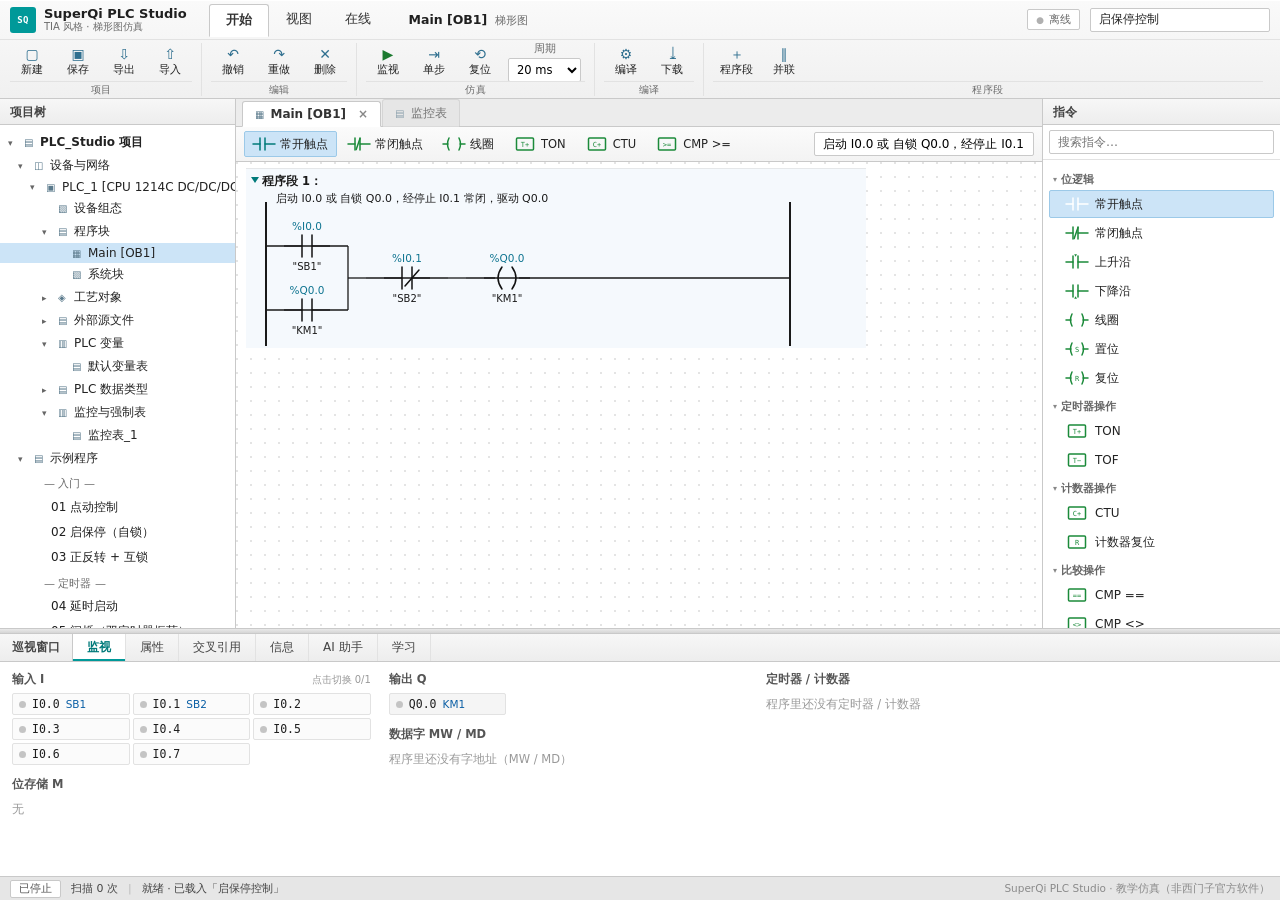
<file: index.html>
<!DOCTYPE html>
<html lang="zh-CN">
<head>
<meta charset="utf-8">
<meta name="viewport" content="width=device-width, initial-scale=1">
<title>SuperQi PLC Studio · 博途风格 PLC 梯形图仿真与学习</title>

<meta name="description" content="SuperQi PLC Studio：在浏览器里运行的西门子 TIA（博途）风格 PLC 梯形图仿真与学习工具。支持拖拽编程、按扫描周期仿真、TON/TOF/CTU、编译检查、交叉引用、教学关卡与 AI 生成梯形图，本地离线可用。">
<meta name="keywords" content="SuperQi,SuperQi PLC,PLC 仿真,梯形图,博途,TIA Portal,西门子,S7-1200,PLC 学习,电气自动化,工控,PLC 编程练习">
<meta name="author" content="SuperQi">
<meta name="robots" content="index,follow">
<meta name="theme-color" content="#009999">
<meta name="application-name" content="SuperQi PLC Studio">

<meta property="og:type" content="website">
<meta property="og:site_name" content="SuperQi PLC Studio">
<meta property="og:title" content="SuperQi PLC Studio · 博途风格 PLC 梯形图仿真与学习">
<meta property="og:description" content="浏览器里的博途风格梯形图编辑器：拖拽编程、扫描仿真、定时器/计数器、编译检查、交叉引用、教学关卡、AI 生成梯形图。">
<meta property="og:image" content="https://xiaoqi1112.github.io/superqi-plc-studio/docs/screenshot.png">
<meta property="og:locale" content="zh_CN">
<meta name="twitter:card" content="summary_large_image">
<meta name="twitter:title" content="SuperQi PLC Studio · 博途风格梯形图仿真">
<meta name="twitter:description" content="浏览器里的博途风格梯形图编辑器与学习工具。">
<meta name="twitter:image" content="https://xiaoqi1112.github.io/superqi-plc-studio/docs/screenshot.png">

<link rel="canonical" href="https://xiaoqi1112.github.io/superqi-plc-studio/">

<link rel="icon" href="assets/favicon.svg" type="image/svg+xml">
<link rel="manifest" href="manifest.webmanifest">
<link rel="stylesheet" href="assets/app.css">
</head>
<body>

<!-- 给搜索引擎看的标题与简介（视觉上隐藏，不影响界面） -->
<div class="seo-only">
  <h1>SuperQi PLC Studio — 博途（TIA Portal）风格 PLC 梯形图仿真与学习工具</h1>
  <p>SuperQi PLC Studio 是一个纯前端、离线可用的 PLC 梯形图练习环境：拖拽放置常开/常闭触点、线圈、置位复位、TON/TOF、CTU 计数器，按真实扫描周期仿真，带编译检查、交叉引用、6 个教学关卡和 AI 生成梯形图。</p>
</div>

<!-- ==================== 功能区（Ribbon） ==================== -->
<header class="ribbon">
  <div class="ribbon-bar">
    <div class="brand">
      <div class="logo">SQ</div>
      <div class="brand-text"><strong>SuperQi PLC Studio</strong><span>TIA 风格 · 梯形图仿真</span></div>
    </div>

    <nav class="ribbon-tabs" id="ribbonTabs">
      <button data-page="home" class="active">开始</button>
      <button data-page="view">视图</button>
      <button data-page="online">在线</button>
    </nav>

    <div class="doc-title"><b>Main [OB1]</b><span id="docSub">梯形图</span></div>

    <div class="ribbon-right">
      <span id="connState" class="conn offline">离线</span>
      <input id="projName" class="proj-name" value="未命名项目" title="项目名称" spellcheck="false">
    </div>
  </div>

  <div class="ribbon-pages">

    <!-- 开始 -->
    <div class="ribbon-page active" id="page-home">
      <div class="rgroup">
        <div class="ritems">
          <button id="btnNew" class="rb"><i>▢</i><span>新建</span></button>
          <button id="btnSave" class="rb"><i>▣</i><span>保存</span></button>
          <button id="btnExport" class="rb"><i>⇩</i><span>导出</span></button>
          <button id="btnImport" class="rb"><i>⇧</i><span>导入</span></button>
        </div>
        <div class="rlabel">项目</div>
      </div>
      <div class="rgroup">
        <div class="ritems">
          <button id="btnUndo" class="rb"><i>↶</i><span>撤销</span></button>
          <button id="btnRedo" class="rb"><i>↷</i><span>重做</span></button>
          <button id="btnDelete" class="rb"><i>✕</i><span>删除</span></button>
        </div>
        <div class="rlabel">编辑</div>
      </div>
      <div class="rgroup">
        <div class="ritems">
          <button id="btnRun" class="rb run"><i>▶</i><span>监视</span></button>
          <button id="btnStep" class="rb"><i>⇥</i><span>单步</span></button>
          <button id="btnReset" class="rb"><i>⟲</i><span>复位</span></button>
          <label class="rb-select">周期
            <select id="scanSel">
              <option value="10">10 ms</option>
              <option value="20" selected>20 ms</option>
              <option value="50">50 ms</option>
              <option value="100">100 ms</option>
            </select>
          </label>
        </div>
        <div class="rlabel">仿真</div>
      </div>
      <div class="rgroup">
        <div class="ritems">
          <button id="btnCompile" class="rb"><i>⚙</i><span>编译</span></button>
          <button id="btnDownload" class="rb" disabled title="本仿真器不连接真实 PLC"><i>⤓</i><span>下载</span></button>
        </div>
        <div class="rlabel">编译</div>
      </div>
      <div class="rgroup grow">
        <div class="ritems">
          <button id="btnAddRung" class="rb"><i>＋</i><span>程序段</span></button>
          <button id="btnParallel" class="rb"><i>∥</i><span>并联</span></button>
        </div>
        <div class="rlabel">程序段</div>
      </div>
    </div>

    <!-- 视图 -->
    <div class="ribbon-page" id="page-view">
      <div class="rgroup">
        <div class="ritems checks">
          <label class="chk"><input type="checkbox" id="chkComments" checked> 显示程序段注释</label>
          <label class="chk"><input type="checkbox" id="chkSymbols" checked> 显示符号名</label>
          <label class="chk"><input type="checkbox" id="chkGrid" checked> 显示网格点</label>
        </div>
        <div class="rlabel">显示</div>
      </div>
      <div class="rgroup">
        <div class="ritems checks">
          <label class="chk"><input type="checkbox" id="chkValues" checked> 在线时显示数值</label>
        </div>
        <div class="rlabel">监视</div>
      </div>
    </div>

    <!-- 在线 -->
    <div class="ribbon-page" id="page-online">
      <div class="rgroup">
        <div class="ritems">
          <button id="btnRun2" class="rb run"><i>▶</i><span>监视</span></button>
          <button id="btnStep2" class="rb"><i>⇥</i><span>单步</span></button>
          <button id="btnReset2" class="rb"><i>⟲</i><span>复位</span></button>
        </div>
        <div class="rlabel">仿真</div>
      </div>
      <div class="rgroup">
        <div class="ritems">
          <label class="rb-select">扫描周期
            <select id="scanSel2">
              <option value="10">10 ms</option>
              <option value="20" selected>20 ms</option>
              <option value="50">50 ms</option>
              <option value="100">100 ms</option>
            </select>
          </label>
        </div>
        <div class="rlabel">设置</div>
      </div>
      <div class="rgroup grow">
        <div class="ritems">
          <span class="online-note">本仿真器不连接真实 PLC；“监视”等价于开始扫描。</span>
        </div>
        <div class="rlabel">说明</div>
      </div>
    </div>

  </div>
</header>

<!-- ==================== 工作区 ==================== -->
<main class="workbench">

  <!-- 左：项目树 -->
  <aside class="tree">
    <div class="pane-title">项目树</div>
    <div class="tree-body">
      <div class="tnode lv0" data-toggle><span class="tw">▾</span><span class="tico">▤</span>PLC_Studio 项目</div>
      <div class="tchildren open">
        <div class="tnode lv1" data-toggle><span class="tw">▾</span><span class="tico">◫</span>设备与网络</div>
        <div class="tchildren open">
          <div class="tnode lv2" data-toggle><span class="tw">▾</span><span class="tico">▣</span>PLC_1 [CPU 1214C DC/DC/DC]</div>
          <div class="tchildren open">
            <div class="tnode lv3"><span class="tw"></span><span class="tico">▧</span>设备组态</div>

            <div class="tnode lv3" data-toggle><span class="tw">▾</span><span class="tico">▤</span>程序块</div>
            <div class="tchildren open">
              <div class="tnode lv4 selected" id="treeBlock"><span class="tw"></span><span class="tico">▦</span>Main [OB1]</div>
              <div class="tnode lv4"><span class="tw"></span><span class="tico">▧</span>系统块</div>
            </div>

            <div class="tnode lv3"><span class="tw">▸</span><span class="tico">◈</span>工艺对象</div>
            <div class="tnode lv3"><span class="tw">▸</span><span class="tico">▤</span>外部源文件</div>

            <div class="tnode lv3" data-toggle><span class="tw">▾</span><span class="tico">▥</span>PLC 变量</div>
            <div class="tchildren open">
              <div class="tnode lv4" id="treeVars"><span class="tw"></span><span class="tico">▤</span>默认变量表</div>
            </div>

            <div class="tnode lv3"><span class="tw">▸</span><span class="tico">▤</span>PLC 数据类型</div>

            <div class="tnode lv3" data-toggle><span class="tw">▾</span><span class="tico">▥</span>监控与强制表</div>
            <div class="tchildren open">
              <div class="tnode lv4" id="treeWatch"><span class="tw"></span><span class="tico">▤</span>监控表_1</div>
            </div>
          </div>
        </div>

        <div class="tnode lv1" data-toggle><span class="tw">▾</span><span class="tico">▤</span>示例程序</div>
        <div class="tchildren open">
          <div id="exampleList" class="list tree-list"></div>
        </div>

        <div class="tnode lv1"><span class="tw">▸</span><span class="tico">◍</span>在线与诊断</div>
      </div>
    </div>
  </aside>

  <!-- 中：编辑器 -->
  <section class="editor">
    <div class="doc-tabs">
      <div class="doc-tab active"><span class="dt-ic">▦</span>Main [OB1]<span class="dt-close">×</span></div>
      <div class="doc-tab ghost"><span class="dt-ic">▤</span>监控表</div>
    </div>

    <div class="editor-tools">
      <div class="favorites" id="favorites"></div>
      <div class="tool-right">
        <input id="rungComment" class="rung-comment" placeholder="程序段注释" spellcheck="false">
      </div>
    </div>

    <div class="canvas" id="canvas"></div>
  </section>

  <!-- 右：指令树 -->
  <aside class="instructions">
    <div class="pane-title">指令</div>
    <div class="instr-search">
      <input id="palSearch" placeholder="搜索指令…" spellcheck="false">
    </div>
    <div class="instr-body">
      <div class="palette" id="palette"></div>
      <p class="hint" id="paletteHint">点指令后，把鼠标移到导线上、出现 + 时点击；也可以直接拖到画布</p>
    </div>
  </aside>

</main>

<!-- ==================== 巡视窗口 ==================== -->
<section class="inspector">
  <div class="insp-resizer" id="inspResizer" title="拖动调整巡视窗口高度"></div>
  <div class="insp-head">
    <span class="insp-title">巡视窗口</span>
    <div class="tabs" id="tabs">
      <button data-tab="monitor" class="active">监视</button>
      <button data-tab="props">属性</button>
      <button data-tab="crossref">交叉引用</button>
      <button data-tab="info">信息</button>
      <button data-tab="ai">AI 助手</button>
      <button data-tab="learn">学习</button>
    </div>
  </div>

  <div class="insp-body">

    <!-- 监视 -->
    <div class="tab-body active" id="tab-monitor">
      <div class="mon-grid">
        <div class="mon-block">
          <h4>输入 I <span class="tip">点击切换 0/1</span></h4>
          <div id="inputs" class="io-grid"></div>
          <h4 style="margin-top:12px">位存储 M</h4>
          <div id="flags" class="io-grid"></div>
        </div>
        <div class="mon-block">
          <h4>输出 Q</h4>
          <div id="outputs" class="io-grid"></div>
          <h4 style="margin-top:12px">数据字 MW / MD</h4>
          <div id="words" class="word-list"></div>
        </div>
        <div class="mon-block wide">
          <h4>定时器 / 计数器</h4>
          <div id="timers" class="tc-list"></div>
        </div>
      </div>
    </div>

    <!-- 属性 -->
    <div class="tab-body" id="tab-props">
      <div id="propsBody" class="props-wrap"><p class="empty">选中画布里的元素后可编辑属性</p></div>
    </div>

    <!-- 交叉引用 -->
    <div class="tab-body" id="tab-crossref">
      <div id="xrefBody" class="xref-wrap"><p class="empty">还没有可交叉引用的操作数</p></div>
    </div>

    <!-- 信息（编译结果） -->
    <div class="tab-body" id="tab-info">
      <div class="info-bar">
        <button id="btnCompile2" class="btn small primary">编译</button>
        <span id="compileState" class="compile-state">未编译</span>
      </div>
      <div id="infoBody" class="info-wrap"><p class="empty">点「编译」检查程序结构、地址与双线圈</p></div>
    </div>

    <!-- AI -->
    <div class="tab-body" id="tab-ai">
      <div class="ai-grid">
        <div class="ai-left">
          <p class="ai-lead">描述控制要求生成梯形图，或解释 / 体检当前程序；也可以直接问工控概念问题。</p>
          <textarea id="aiInput" rows="3" placeholder="例：按下启动按钮电机运行，按停止按钮停止；也可以问：什么是自锁？"></textarea>
          <div class="chips" id="aiChips"></div>
          <div class="row">
            <button id="aiGen" class="btn primary">生成梯形图</button>
            <button id="aiExplain" class="btn">解释程序</button>
            <button id="aiDiag" class="btn">体检</button>
            <a href="#" id="aiSettingsToggle" class="link">API 设置</a>
          </div>
          <div id="aiSettings" class="ai-settings hidden">
            <label>接口地址<input id="aiEndpoint" placeholder="https://api.deepseek.com/v1/chat/completions"></label>
            <label>API Key<input id="aiKey" type="password" placeholder="sk-..."></label>
            <label>模型<input id="aiModel" placeholder="deepseek-chat"></label>
            <div class="row">
              <button id="aiSaveCfg" class="btn small primary">保存</button>
              <button id="aiClearCfg" class="btn small">清除</button>
            </div>
            <p class="hint">Key 只存本机 localStorage。浏览器直连可能被跨域拦截，此时用「启动-联网模式.bat」仍可能受限，需自建代理。</p>
          </div>
        </div>
        <div class="ai-right">
          <div id="aiOut" class="ai-out"></div>
        </div>
      </div>
    </div>

    <!-- 学习 -->
    <div class="tab-body" id="tab-learn">
      <div class="learn-grid">
        <div id="lessonList" class="lesson-list"></div>
        <div id="lessonDetail" class="lesson-detail"><p class="empty">选左侧关卡开始</p></div>
      </div>
    </div>

  </div>
</section>

<footer class="statusbar">
  <span id="simState" class="pill">已停止</span>
  <span id="scanInfo">扫描 0 次</span>
  <span class="sep">|</span>
  <span id="statusText">就绪</span>
  <span class="spacer"></span>
  <span class="brand-foot">SuperQi PLC Studio · 教学仿真（非西门子官方软件）</span>
</footer>

<input type="file" id="fileInput" accept=".json,application/json" hidden>

<script src="js/core.js"></script>
<script src="js/runtime.js"></script>
<script src="js/library.js"></script>
<script src="js/nlp.js"></script>
<script src="js/render.js"></script>
<script src="js/ai.js"></script>
<script src="js/app.js"></script>
</body>
</html>
</file>
<file: assets/app.css>
/* ============================================================
   PLC Studio — TIA Portal 风格主题
   ============================================================ */
:root {
  --chrome: #f0f0f0;
  --chrome-2: #e6e6e6;
  --panel: #ffffff;
  --line: #c9c9c9;
  --line-soft: #e2e2e2;
  --ink: #1f1f1f;
  --muted: #6b6b6b;
  --teal: #009999;
  --teal-dark: #007a7a;
  --sel: #cce4f7;
  --sel-2: #e6f2fb;
  --blue: #0b5fa5;
  --lad: #1b8a3a;
  --lad-on: #0a9a3c;
  --wire: #1a1a1a;
  --addr: #0e7490;
  --icon: #1b8a3a;
  --amber: #d97706;
  --danger: #c62828;
  --ok: #1b7a2f;
  --mono: "Cascadia Mono", Consolas, "SF Mono", Menlo, monospace;
  --sans: "Segoe UI", "Microsoft YaHei UI", "Microsoft YaHei", "PingFang SC", system-ui, sans-serif;
}

* { box-sizing: border-box; }

html, body { height: 100%; margin: 0; }

body {
  display: flex;
  flex-direction: column;
  background: var(--chrome);
  color: var(--ink);
  font-family: var(--sans);
  font-size: 12.5px;
  overflow: hidden;
  user-select: none;
}

/* ==================== Ribbon ==================== */
.ribbon {
  flex: 0 0 auto;
  background: linear-gradient(180deg, #fafafa, #f0f0f0);
  border-bottom: 1px solid var(--line);
  box-shadow: 0 1px 0 #fff inset;
}

.ribbon-bar {
  display: flex;
  align-items: center;
  gap: 14px;
  height: 40px;
  padding: 0 10px;
  border-bottom: 1px solid var(--line-soft);
}

.brand { display: flex; align-items: center; gap: 8px; padding-right: 8px; }
.logo {
  width: 26px; height: 26px; border-radius: 3px;
  background: var(--teal); color: #fff;
  font-family: var(--mono); font-size: 9px; font-weight: 700;
  display: flex; align-items: center; justify-content: center;
  letter-spacing: .3px;
}
.brand-text { display: flex; flex-direction: column; line-height: 1.1; }
.brand-text strong { font-size: 13px; font-weight: 600; }
.brand-text span { font-size: 10px; color: var(--muted); }

.ribbon-tabs { display: flex; align-items: flex-end; gap: 1px; height: 100%; }
.ribbon-tabs button {
  border: none; background: transparent; cursor: pointer;
  padding: 0 16px; height: 32px; align-self: center;
  font-family: var(--sans); font-size: 12.5px; color: #333;
  border-radius: 3px 3px 0 0;
}
.ribbon-tabs button:hover { background: #e4e4e4; }
.ribbon-tabs button.active {
  background: #fff; font-weight: 600;
  border: 1px solid var(--line); border-bottom-color: #fff;
  margin-bottom: -1px; height: 33px;
}

.doc-title { display: flex; align-items: baseline; gap: 8px; margin-left: 8px; }
.doc-title b { font-size: 12.5px; font-weight: 600; }
.doc-title span { font-size: 11px; color: var(--muted); }

.ribbon-right { margin-left: auto; display: flex; align-items: center; gap: 10px; }
.conn {
  font-size: 11px; padding: 2px 8px; border-radius: 2px;
  border: 1px solid var(--line); background: #fff; color: var(--muted);
}
.conn.online { border-color: #8fd19e; background: #eafaef; color: #1b7a2f; }
.conn::before { content: "●"; margin-right: 5px; font-size: 9px; color: #b0b0b0; }
.conn.online::before { color: #22a04a; }

.proj-name {
  width: 180px; padding: 4px 8px; font-family: var(--sans); font-size: 12px;
  border: 1px solid var(--line); background: #fff; color: var(--ink); outline: none;
  border-radius: 2px;
}
.proj-name:focus { border-color: var(--teal); }

.ribbon-pages { height: 58px; position: relative; }
.ribbon-page { display: none; height: 100%; padding: 3px 8px 2px; align-items: stretch; gap: 0; }
.ribbon-page.active { display: flex; }

.rgroup { display: flex; flex-direction: column; justify-content: flex-start; padding: 0 9px; border-right: 1px solid var(--line-soft); }
.rgroup:first-child { padding-left: 2px; }
.rgroup.grow { flex: 1; border-right: none; }
.ritems { display: flex; align-items: center; gap: 2px; height: 38px; flex: 0 0 38px; }
.ritems.checks { gap: 14px; }

.rb {
  display: flex; flex-direction: column; align-items: center; justify-content: center;
  gap: 0; min-width: 44px; height: 36px; padding: 1px 6px;
  border: 1px solid transparent; background: transparent; border-radius: 2px;
  font-family: var(--sans); font-size: 10.5px; color: #222; cursor: pointer;
}
.rb i { font-style: normal; font-size: 14px; line-height: 1.1; color: #2f6f8f; }
.rb:hover { background: var(--sel-2); border-color: #b9dcf3; }
.rb:active { background: var(--sel); }
.rb.run i { color: #1b7a2f; }
.rb.run.active { background: #eafaef; border-color: #9ad9a9; }
.rb.active { background: var(--sel); border-color: #9cc9e8; }

.rlabel {
  margin-top: auto;
  font-size: 10px; color: var(--muted); text-align: center;
  border-top: 1px solid var(--line-soft); padding-top: 1px; letter-spacing: .5px;
}

.rb-select {
  display: flex; flex-direction: column; align-items: center; gap: 2px;
  font-size: 10.5px; color: var(--muted); padding: 0 4px;
}
.rb-select select {
  font-family: var(--sans); font-size: 11.5px; padding: 3px 4px;
  border: 1px solid var(--line); border-radius: 2px; background: #fff; outline: none;
}

.chk { display: flex; align-items: center; gap: 6px; font-size: 12px; color: #333; cursor: pointer; }
.chk input { accent-color: var(--teal); }

.online-note { font-size: 11px; color: var(--muted); }

/* ==================== 工作区 ==================== */
.workbench {
  flex: 1 1 auto;
  min-height: 0;
  display: grid;
  grid-template-columns: 236px minmax(0, 1fr) 238px;
  background: var(--chrome);
}

.pane-title {
  flex: 0 0 auto;
  height: 26px; line-height: 26px; padding: 0 10px;
  font-size: 11.5px; font-weight: 600; color: #444;
  background: linear-gradient(180deg, #f7f7f7, #ededed);
  border-bottom: 1px solid var(--line);
}

/* ---- 项目树 ---- */
.tree {
  display: flex; flex-direction: column; min-width: 0; min-height: 0;
  background: #fff; border-right: 1px solid var(--line);
}
.tree-body { flex: 1 1 auto; overflow: auto; padding: 6px 0; }

.tnode {
  display: flex; align-items: center; gap: 4px;
  padding: 3px 8px; font-size: 12px; color: #222; cursor: default;
  white-space: nowrap; overflow: hidden; text-overflow: ellipsis;
}
.tnode:hover { background: #f2f8fc; }
.tnode.selected { background: var(--sel); }
.tnode .tw { width: 12px; font-size: 9px; color: #666; flex: 0 0 12px; }
.tnode .tico { font-size: 10px; color: #5b7a8c; flex: 0 0 12px; }
.tnode.lv0 { font-weight: 600; padding-left: 8px; }
.tnode.lv1 { padding-left: 18px; }
.tnode.lv2 { padding-left: 30px; }
.tnode.lv3 { padding-left: 42px; }
.tnode.lv4 { padding-left: 56px; }

.list { display: flex; flex-direction: column; }
.tree-list { padding-left: 56px; padding-right: 6px; }
.ex {
  padding: 3px 6px; border-radius: 2px; cursor: pointer;
  border: 1px solid transparent; font-size: 12px;
  white-space: nowrap; overflow: hidden; text-overflow: ellipsis;
}
.ex:hover { background: var(--sel-2); border-color: #d5e9f7; }
.ex b { font-weight: 400; display: block; }
.ex span { display: none; }

/* ---- 编辑器 ---- */
.editor {
  display: flex; flex-direction: column; min-width: 0; min-height: 0;
  background: #fff;
}

.doc-tabs {
  flex: 0 0 auto; display: flex; align-items: flex-end; gap: 1px;
  height: 28px; background: #ececec; border-bottom: 1px solid var(--line);
  padding-left: 6px;
}
.doc-tab {
  display: flex; align-items: center; gap: 6px;
  padding: 5px 12px; font-size: 12px; color: #333;
  background: #e4e4e4; border: 1px solid var(--line); border-bottom: none;
  border-radius: 3px 3px 0 0; margin-bottom: -1px; cursor: default;
}
.doc-tab.active { background: #fff; font-weight: 600; border-bottom: 1px solid #fff; }
.doc-tab.ghost { opacity: .65; }
.dt-ic { font-size: 10px; color: #5b7a8c; }
.dt-close { color: #888; font-size: 12px; margin-left: 6px; }

.editor-tools {
  flex: 0 0 auto; display: flex; align-items: center; gap: 10px;
  padding: 4px 8px; border-bottom: 1px solid var(--line);
  background: linear-gradient(180deg, #fbfbfb, #f3f3f3);
}
.favorites { display: flex; align-items: center; gap: 2px; flex: 1; overflow: hidden; }
.fav {
  display: flex; align-items: center; gap: 5px;
  height: 26px; padding: 0 8px; border: 1px solid transparent; background: transparent;
  border-radius: 2px; cursor: pointer; font-family: var(--sans); font-size: 11.5px; color: #222;
}
.fav:hover { background: var(--sel-2); border-color: #b9dcf3; }
.fav.active { background: var(--sel); border-color: #9cc9e8; }
.fav .ic {
  width: 22px; height: 18px;
  display: flex; align-items: center; justify-content: center;
  color: var(--icon);
}
.fav.active .ic { color: var(--teal-dark); }
.tool-right { display: flex; align-items: center; gap: 6px; }
.rung-comment {
  width: 220px; padding: 4px 8px; font-family: var(--sans); font-size: 12px;
  border: 1px solid var(--line); border-radius: 2px; outline: none; background: #fff;
}
.rung-comment:focus { border-color: var(--teal); }

.canvas {
  flex: 1 1 auto; min-height: 0; overflow: auto;
  background: #fff; padding: 6px 10px 40px;
}
.canvas.grid-on {
  background-image: radial-gradient(circle at 1px 1px, #e4e4e4 1px, transparent 0);
  background-size: 14px 14px;
}
.canvas svg { display: block; }

/* ---- 指令树 ---- */
.instructions {
  display: flex; flex-direction: column; min-width: 0; min-height: 0;
  background: #fff; border-left: 1px solid var(--line);
}
.instr-body { flex: 1 1 auto; overflow: auto; padding: 6px; }

.palette { display: flex; flex-direction: column; gap: 1px; }
.pal-group {
  font-size: 11px; color: #666; padding: 6px 4px 2px;
  display: flex; align-items: center; gap: 4px; font-weight: 600;
}
.pal-group::before { content: "▾"; font-size: 8px; color: #888; }
.pal {
  display: flex; align-items: center; gap: 7px;
  padding: 4px 8px 4px 16px; border: 1px solid transparent; border-radius: 2px;
  background: transparent; cursor: pointer; text-align: left;
  font-family: var(--sans); font-size: 12px; color: #222;
}
.pal:hover { background: var(--sel-2); border-color: #d5e9f7; }
.pal.active { background: var(--sel); border-color: #9cc9e8; }
.pal .ic {
  width: 22px; height: 18px; flex: 0 0 22px;
  display: flex; align-items: center; justify-content: center;
  color: var(--icon);
}
.pal .ic svg, .fav .ic svg {
  width: 22px; height: 18px; overflow: visible;
  stroke: currentColor; fill: none; stroke-width: 1.5; stroke-linecap: round;
}
.pal .ic svg text, .fav .ic svg text { stroke: none; fill: currentColor; font-family: var(--mono); }
.pal.active .ic { color: #fff; }

/* ==================== 巡视窗口 ==================== */
.inspector {
  flex: 0 0 auto; height: 248px;
  display: flex; flex-direction: column;
  border-top: 1px solid var(--line);
  background: #fff;
  min-height: 0;
}

.insp-resizer {
  flex: 0 0 5px; cursor: ns-resize;
  background: linear-gradient(180deg, #e9e9e9, #d5d5d5);
  border-bottom: 1px solid var(--line);
}
.insp-resizer:hover { background: #cfe8f7; }

.insp-head {
  flex: 0 0 auto; height: 28px; display: flex; align-items: stretch;
  background: linear-gradient(180deg, #f7f7f7, #ededed);
  border-bottom: 1px solid var(--line);
}
.insp-title {
  padding: 0 12px; display: flex; align-items: center;
  font-size: 11.5px; font-weight: 600; color: #444;
  border-right: 1px solid var(--line);
}
.tabs { display: flex; align-items: stretch; }
.tabs button {
  border: none; background: transparent; cursor: pointer;
  padding: 0 14px; font-family: var(--sans); font-size: 12px; color: #444;
  border-right: 1px solid var(--line-soft);
}
.tabs button:hover { background: #f2f8fc; }
.tabs button.active { background: #fff; font-weight: 600; color: var(--teal-dark); box-shadow: inset 0 -2px 0 var(--teal); }

.insp-body { flex: 1 1 auto; min-height: 0; position: relative; }
.tab-body { display: none; position: absolute; inset: 0; overflow: auto; padding: 10px 12px; }
.tab-body.active { display: block; }

.mon-grid { display: grid; grid-template-columns: 1fr 1fr 1.4fr; gap: 18px; }
.mon-block h4 {
  margin: 0 0 6px; font-size: 11.5px; color: #555; font-weight: 600;
  display: flex; align-items: baseline; justify-content: space-between;
}
.mon-block h4 .tip { font-weight: 400; font-size: 10px; color: #999; }
.io-grid { display: grid; grid-template-columns: repeat(auto-fill, minmax(112px, 1fr)); gap: 3px; }
.io {
  display: flex; align-items: center; gap: 6px;
  border: 1px solid var(--line-soft); border-radius: 2px; background: #fbfbfb;
  padding: 3px 6px; cursor: pointer; font-family: var(--mono); font-size: 11.5px;
}
.io:hover { border-color: #9cc9e8; background: var(--sel-2); }
.io .dot { width: 7px; height: 7px; border-radius: 50%; background: #c4c4c4; flex: 0 0 7px; }
.io.on { border-color: #8fd19e; background: #eafaef; }
.io.on .dot { background: #22a04a; }
.io.ro { cursor: default; background: #f5f5f5; }
.io.ro:hover { border-color: var(--line-soft); background: #f5f5f5; }
.io .nm { color: var(--blue); font-family: var(--sans); font-size: 10.5px; overflow: hidden; text-overflow: ellipsis; white-space: nowrap; }

.tc-list { display: flex; flex-wrap: wrap; gap: 8px; }
.tc { border: 1px solid var(--line-soft); border-radius: 2px; padding: 6px 9px; background: #fbfbfb; min-width: 220px; flex: 1 1 220px; }
.tc-head { display: flex; justify-content: space-between; font-family: var(--mono); font-size: 11.5px; }
.tc-head .v { color: var(--muted); }
.tc-bar { height: 4px; background: #e4e4e4; margin-top: 5px; overflow: hidden; }
.tc-bar i { display: block; height: 100%; width: 0; background: var(--lad); transition: width .1s linear; }
.tc.on { border-color: #8fd19e; background: #eafaef; }
.tc.on .tc-bar i { background: #22a04a; }

.word-list { display: flex; flex-direction: column; gap: 3px; }
.word { display: flex; align-items: center; gap: 8px; font-family: var(--mono); font-size: 11.5px; }
.word label { min-width: 48px; color: #333; }
.word input {
  flex: 1; min-width: 60px; border: 1px solid var(--line-soft); border-radius: 2px;
  padding: 3px 6px; font-family: var(--mono); font-size: 11.5px; text-align: right; outline: none;
}
.word input:focus { border-color: var(--teal); }

/* 属性 */
.props-wrap { max-width: 900px; }
.prop-kind {
  display: inline-flex; align-items: center; gap: 8px; margin-bottom: 10px;
  background: #f2f2f2; border: 1px solid var(--line-soft); border-radius: 2px; padding: 4px 10px;
}
.prop-kind .ic { font-family: var(--mono); font-weight: 700; color: var(--icon); }
.prop-row { display: grid; grid-template-columns: 130px 220px; align-items: center; gap: 8px; margin-bottom: 6px; }
.prop-row label { font-size: 11.5px; color: #555; }
.prop-row input, .prop-row select {
  border: 1px solid var(--line); border-radius: 2px; padding: 4px 7px;
  font-family: var(--mono); font-size: 12px; outline: none; background: #fff; width: 100%;
}
.prop-row input:focus, .prop-row select:focus { border-color: var(--teal); }
.stat-grid { display: flex; gap: 10px; margin-bottom: 12px; flex-wrap: wrap; }
.stat { border: 1px solid var(--line-soft); border-radius: 2px; padding: 6px 12px; min-width: 90px; background: #fbfbfb; }
.stat b { display: block; font-size: 17px; font-family: var(--mono); }
.stat span { font-size: 10.5px; color: var(--muted); }
.sym-table { width: 100%; border-collapse: collapse; font-size: 11.5px; font-family: var(--mono); }
.sym-table td { padding: 3px 6px; border-bottom: 1px solid var(--line-soft); }
.sym-table td:last-child { font-family: var(--sans); color: var(--muted); }

/* AI */
.ai-grid { display: grid; grid-template-columns: minmax(300px, 620px) minmax(280px, 1fr); gap: 16px; height: 100%; }
.ai-left { display: flex; flex-direction: column; }
.ai-lead { margin: 0 0 6px; font-size: 11.5px; color: var(--muted); }
#aiInput {
  width: 100%; border: 1px solid var(--line); border-radius: 2px; padding: 7px 9px;
  font-family: var(--sans); font-size: 12.5px; resize: none; outline: none; line-height: 1.6;
}
#aiInput:focus { border-color: var(--teal); }
.chips { display: flex; flex-wrap: wrap; gap: 4px; margin: 6px 0; }
.chip {
  border: 1px solid var(--line-soft); background: #f7f7f7; color: #444;
  border-radius: 10px; padding: 2px 9px; font-size: 11px; cursor: pointer;
}
.chip:hover { border-color: #9cc9e8; background: var(--sel-2); }
.row { display: flex; gap: 6px; margin-top: 6px; flex-wrap: wrap; align-items: center; }
.link { color: var(--blue); font-size: 11.5px; }
.ai-out { height: 100%; overflow: auto; font-size: 12px; line-height: 1.65; white-space: pre-wrap; }
.ai-out .note { border-left: 2px solid var(--teal); padding: 1px 0 1px 8px; margin: 4px 0; }
.ai-out .err { border-left: 2px solid var(--danger); padding: 1px 0 1px 8px; color: var(--danger); }
.ai-out .ttl { font-weight: 600; margin: 4px 0 6px; }
.ai-out .lv-error { color: var(--danger); }
.ai-out .lv-warn { color: #a15c00; }
.ai-out .lv-info { color: var(--blue); }
.ai-out .lv-ok { color: var(--ok); }
.ai-settings { margin-top: 8px; border-top: 1px dashed var(--line); padding-top: 8px; }
.ai-settings label { display: block; font-size: 11px; color: var(--muted); margin-bottom: 6px; }
.ai-settings input {
  display: block; width: 100%; margin-top: 2px; border: 1px solid var(--line);
  border-radius: 2px; padding: 4px 7px; font-size: 11.5px; font-family: var(--mono); outline: none;
}

/* 学习 */
.learn-grid { display: grid; grid-template-columns: 260px minmax(0, 1fr); gap: 16px; height: 100%; }
.lesson-list { display: flex; flex-direction: column; gap: 2px; overflow: auto; }
.ls {
  display: flex; align-items: center; gap: 8px; padding: 4px 8px;
  border: 1px solid transparent; border-radius: 2px; cursor: pointer; font-size: 12px;
}
.ls:hover { background: var(--sel-2); }
.ls.active { background: var(--sel); border-color: #9cc9e8; }
.ls .lv { font-size: 9.5px; color: #fff; background: #9a9a9a; padding: 0 5px; border-radius: 2px; }
.ls.done .lv { background: var(--ok); }
.lesson-detail { overflow: auto; font-size: 12px; line-height: 1.6; }
.lesson-detail h4 { margin: 0 0 4px; font-size: 13px; }
.lesson-detail .goal { background: #f2f8fc; border-left: 2px solid var(--teal); padding: 6px 9px; margin: 6px 0; }
.lesson-detail ul { margin: 4px 0 4px 18px; padding: 0; }
.lesson-detail li { margin: 2px 0; }
.test-result { margin-top: 8px; display: flex; flex-direction: column; gap: 3px; }
.tr { display: flex; gap: 6px; padding: 3px 8px; border-radius: 2px; background: #f7f7f7; font-size: 11.5px; }
.tr.pass { background: #eafaef; color: #1b7a2f; }
.tr.fail { background: #fdecec; color: #b3261e; }

/* ==================== 通用按钮 ==================== */
.btn {
  border: 1px solid var(--line); background: linear-gradient(180deg, #fdfdfd, #efefef);
  color: var(--ink); border-radius: 2px; padding: 4px 12px;
  font-family: var(--sans); font-size: 12px; cursor: pointer;
}
.btn:hover { border-color: #9cc9e8; background: var(--sel-2); }
.btn.primary { background: linear-gradient(180deg, #0aa7a7, #008c8c); border-color: #007a7a; color: #fff; }
.btn.primary:hover { background: linear-gradient(180deg, #0bb5b5, #009a9a); }
.btn.small { padding: 2px 8px; font-size: 11.5px; }
.btn.danger { color: var(--danger); }
.hint { margin: 6px 0 0; font-size: 11px; color: var(--muted); line-height: 1.5; }
.hint a { color: var(--blue); }
.empty { color: #999; font-size: 11.5px; margin: 4px 0; }

/* ==================== 状态栏 ==================== */
.statusbar {
  flex: 0 0 auto; height: 24px; display: flex; align-items: center; gap: 10px;
  padding: 0 10px; background: var(--chrome-2); border-top: 1px solid var(--line);
  font-size: 11px; color: #444;
}
.statusbar .sep { color: #bbb; }
.statusbar .spacer { flex: 1; }
.statusbar .brand-foot { color: #8a8a8a; font-size: 10.5px; }
.pill { padding: 1px 8px; border: 1px solid var(--line); background: #fff; border-radius: 2px; font-size: 10.5px; color: #555; }
.pill.run { background: #eafaef; border-color: #8fd19e; color: #1b7a2f; }
.pill.run::before { content: "● "; font-size: 8px; }

/* ==================== LAD 图形（博途配色：黑线 + 青色地址） ==================== */
.ladder text { font-family: var(--sans); user-select: none; }
.wire { stroke: var(--wire); stroke-width: 1.3; fill: none; }
.sym { stroke: #111; stroke-width: 1.5; fill: none; stroke-linecap: round; }
.rail { stroke: var(--wire); stroke-width: 2; }
.addr { fill: var(--addr); font-size: 10.5px; text-anchor: middle; }
.sym-name { fill: #1a1a1a; font-size: 10px; text-anchor: middle; }
.edge { fill: var(--addr); font-size: 8.5px; font-weight: 700; }
.tag { fill: #111; font-size: 10px; font-weight: 700; text-anchor: middle; }

.box { fill: #fff; stroke: #1a1a1a; stroke-width: 1.2; }
.box-title { fill: #111; font-size: 10.5px; font-weight: 600; }
.box-inst { fill: var(--addr); font-size: 9.5px; }
.box-sub { fill: #444; font-size: 9.5px; }
.box-pin { fill: #333; font-size: 9px; }
.box-val { fill: var(--addr); font-size: 9.5px; font-family: var(--mono); }

.net-div { stroke: #d6d6d6; stroke-width: 1; }
.net-caret { fill: #555; }
.net-title { fill: #1a1a1a; font-size: 11.5px; font-weight: 600; }
.net-comment { fill: #1a1a1a; font-size: 11px; }
.net-placeholder { fill: #9a9a9a; font-size: 11px; }
.net-sel { fill: #f5f9fd; }
.net { cursor: default; }
.sel-net .net-caret { fill: var(--teal-dark); }

.val { fill: #8a8a8a; font-size: 9px; font-family: var(--mono); text-anchor: end; opacity: 0; }
.val.on { fill: #0a7d2c; font-weight: 700; }
.monitoring .val { opacity: 1; }

.el { cursor: pointer; }
.el:hover .sym { stroke: var(--teal); }
.el:hover .box { stroke: var(--teal); }
.el.live .wire { stroke: var(--lad-on); stroke-width: 2.2; }
.el.live .sym { stroke: #0a9a3c; }
.el.live .box { stroke: #0a9a3c; fill: #f3fbf5; }
.el.live .addr { fill: #0a7d2c; }

.sel-box { fill: rgba(0, 153, 153, .05); stroke: var(--teal); stroke-width: 1.1; stroke-dasharray: 4 3; }

/* 插入位：默认完全隐藏，保证导线是一条完整的直线；
   鼠标移到该位置才出现 +，拖动时全部显示 */
.ghost { cursor: pointer; opacity: 0; transition: opacity .1s; }
.ghost circle:not(.hit) { fill: #fff; stroke: #9a9a9a; stroke-dasharray: 3 3; }
.ghost text { fill: #777; font-size: 11px; text-anchor: middle; font-family: var(--mono); }
.ghost:hover { opacity: 1 !important; }
.ghost:hover circle:not(.hit) { stroke: var(--teal); fill: #e6f7f7; stroke-dasharray: none; }
.ghost:hover text { fill: var(--teal); }

/* 拖拽 */
.canvas.drag-over .ghost { opacity: .8; }
.canvas.drag-over { box-shadow: inset 0 0 0 2px #9adbd9; }
.ghost.drop { opacity: 1 !important; }
.ghost.drop circle:not(.hit) { fill: #d9f2f2; stroke: var(--teal); stroke-width: 2; stroke-dasharray: none; }
.ghost.drop text { fill: var(--teal); font-weight: 700; }

.drag-ghost {
  position: fixed; z-index: 9999; pointer-events: none;
  display: flex; align-items: center; gap: 6px;
  padding: 4px 10px; background: #fff; border: 1px solid var(--teal); border-radius: 3px;
  box-shadow: 0 6px 18px rgba(15, 23, 42, .2);
  font-family: var(--sans); font-size: 12px; color: #1f1f1f;
  transform: translate(-50%, -160%); opacity: .95;
}
.drag-ghost svg { width: 22px; height: 18px; stroke: var(--icon); fill: none; stroke-width: 1.5; }
.drag-ghost svg text { stroke: none; fill: var(--lad); font-family: var(--mono); }
body.dragging { cursor: grabbing; }
body.dragging * { user-select: none; }
#canvas .el { touch-action: none; }

.rung-actions { opacity: 0; transition: opacity .1s; }
.ladder:hover .rung-actions { opacity: .85; }
.rung-actions:hover { opacity: 1 !important; }
.ra { cursor: pointer; }
.ra circle { fill: #fff; stroke: #b5b5b5; }
.ra text { fill: #666; font-size: 10px; text-anchor: middle; font-family: var(--mono); }
.ra:hover circle { fill: var(--teal); stroke: var(--teal); }
.ra:hover text { fill: #fff; }

/* 滚动条 */
::-webkit-scrollbar { width: 12px; height: 12px; }
::-webkit-scrollbar-thumb { background: #c6c6c6; border: 3px solid #fff; border-radius: 8px; }
::-webkit-scrollbar-thumb:hover { background: #a8a8a8; }
::-webkit-scrollbar-track { background: #f7f7f7; }

/* ==================== 窄屏 ==================== */
@media (max-width: 1180px) {
  body { overflow: auto; height: auto; }
  .workbench { grid-template-columns: 1fr; }
  .editor { order: 1; min-height: 420px; }
  .tree { order: 2; max-height: 230px; border-right: none; border-top: 1px solid var(--line); }
  .instructions { order: 3; max-height: 250px; border-left: none; border-top: 1px solid var(--line); }
  .inspector { height: auto; min-height: 320px; }
  .insp-body { position: static; }
  .tab-body { position: static; }
  .mon-grid, .ai-grid, .learn-grid { grid-template-columns: 1fr; }
  .ribbon-pages { height: auto; }
  .ribbon-page.active { flex-wrap: wrap; padding: 4px; }
  .rgroup { padding: 2px 6px; }
  .rb { min-width: 42px; height: 36px; }
}

@media (max-width: 760px) {
  .ribbon-bar { flex-wrap: wrap; height: auto; padding: 6px 8px; gap: 8px; }
  .doc-title { display: none; }
  .ribbon-tabs button { padding: 0 10px; }
  .proj-name { width: 130px; }
  .favorites { flex-wrap: wrap; }
  .rung-comment { display: none; }
  .canvas { padding: 4px 6px 30px; }
  .statusbar .brand-foot { display: none; }
}

/* ==================== 项目树层级 ==================== */
.tchildren { display: none; }
.tchildren.open { display: block; }
.tnode[data-toggle] { cursor: pointer; }
.tree-list { padding-left: 44px; padding-right: 6px; }

/* ==================== 指令搜索 ==================== */
.instr-search { flex: 0 0 auto; padding: 5px 6px; border-bottom: 1px solid var(--line-soft); }
.instr-search input {
  width: 100%; padding: 4px 8px; border: 1px solid var(--line); border-radius: 2px;
  font-family: var(--sans); font-size: 12px; outline: none;
}
.instr-search input:focus { border-color: var(--teal); }

/* ==================== 编译 / 信息 ==================== */
.info-bar { display: flex; align-items: center; gap: 8px; margin-bottom: 8px; }
.compile-state { font-size: 11px; color: var(--muted); }
.compile-state.good { color: var(--ok); }
.compile-state.bad { color: var(--danger); }
.info-sum { display: flex; gap: 8px; margin-bottom: 8px; }
.badge { font-size: 10.5px; padding: 1px 8px; border-radius: 2px; border: 1px solid var(--line); }
.badge.err { color: #b3261e; border-color: #f0b8b4; background: #fdf3f2; }
.badge.warn { color: #a15c00; border-color: #f0d3a8; background: #fff8ee; }
.badge.info { color: var(--blue); border-color: #c3d9ee; background: #f3f8fd; }
.info-row {
  display: flex; gap: 8px; align-items: flex-start; padding: 3px 6px;
  font-size: 11.5px; border-bottom: 1px solid #f2f2f2; cursor: pointer;
}
.info-row:hover { background: var(--sel-2); }
.info-row .ic { width: 12px; color: #888; text-align: center; }
.info-row .where { min-width: 62px; color: #666; }
.info-row .msg { flex: 1; }
.info-row.lv-error .ic { color: #c62828; }
.info-row.lv-warn .ic { color: #b45309; }
.info-row.lv-info .ic { color: #0b5fa5; }
.info-row.lv-ok .ic { color: #1b7a2f; }

/* ==================== 交叉引用 ==================== */
.xref-sum { font-size: 11px; color: var(--muted); margin-bottom: 6px; }
.xref-table { width: 100%; border-collapse: collapse; font-size: 11.5px; }
.xref-table th {
  text-align: left; font-weight: 600; color: #555; background: #fafafa;
  border-bottom: 1px solid var(--line); padding: 4px 6px;
}
.xref-table td { padding: 3px 6px; border-bottom: 1px solid #f2f2f2; }
.xref-table tr[data-rung] { cursor: pointer; }
.xref-table tr[data-rung]:hover td { background: var(--sel-2); }
.xref-table tr.first td { border-top: 1px solid var(--line-soft); }
.xref-table .mono { font-family: var(--mono); color: var(--addr); }
.xref-table .use.r { color: #0b5fa5; }
.xref-table .use.w { color: #b45309; }
.xref-table .loc { color: var(--muted); white-space: nowrap; }
.xref-wrap, .info-wrap { height: 100%; overflow: auto; }
.tabs { overflow-x: auto; }


/* 仅给搜索引擎看的标题/简介 */
.seo-only { position: absolute; width: 1px; height: 1px; padding: 0; margin: -1px; overflow: hidden; clip: rect(0,0,0,0); white-space: nowrap; border: 0; }
</file>
